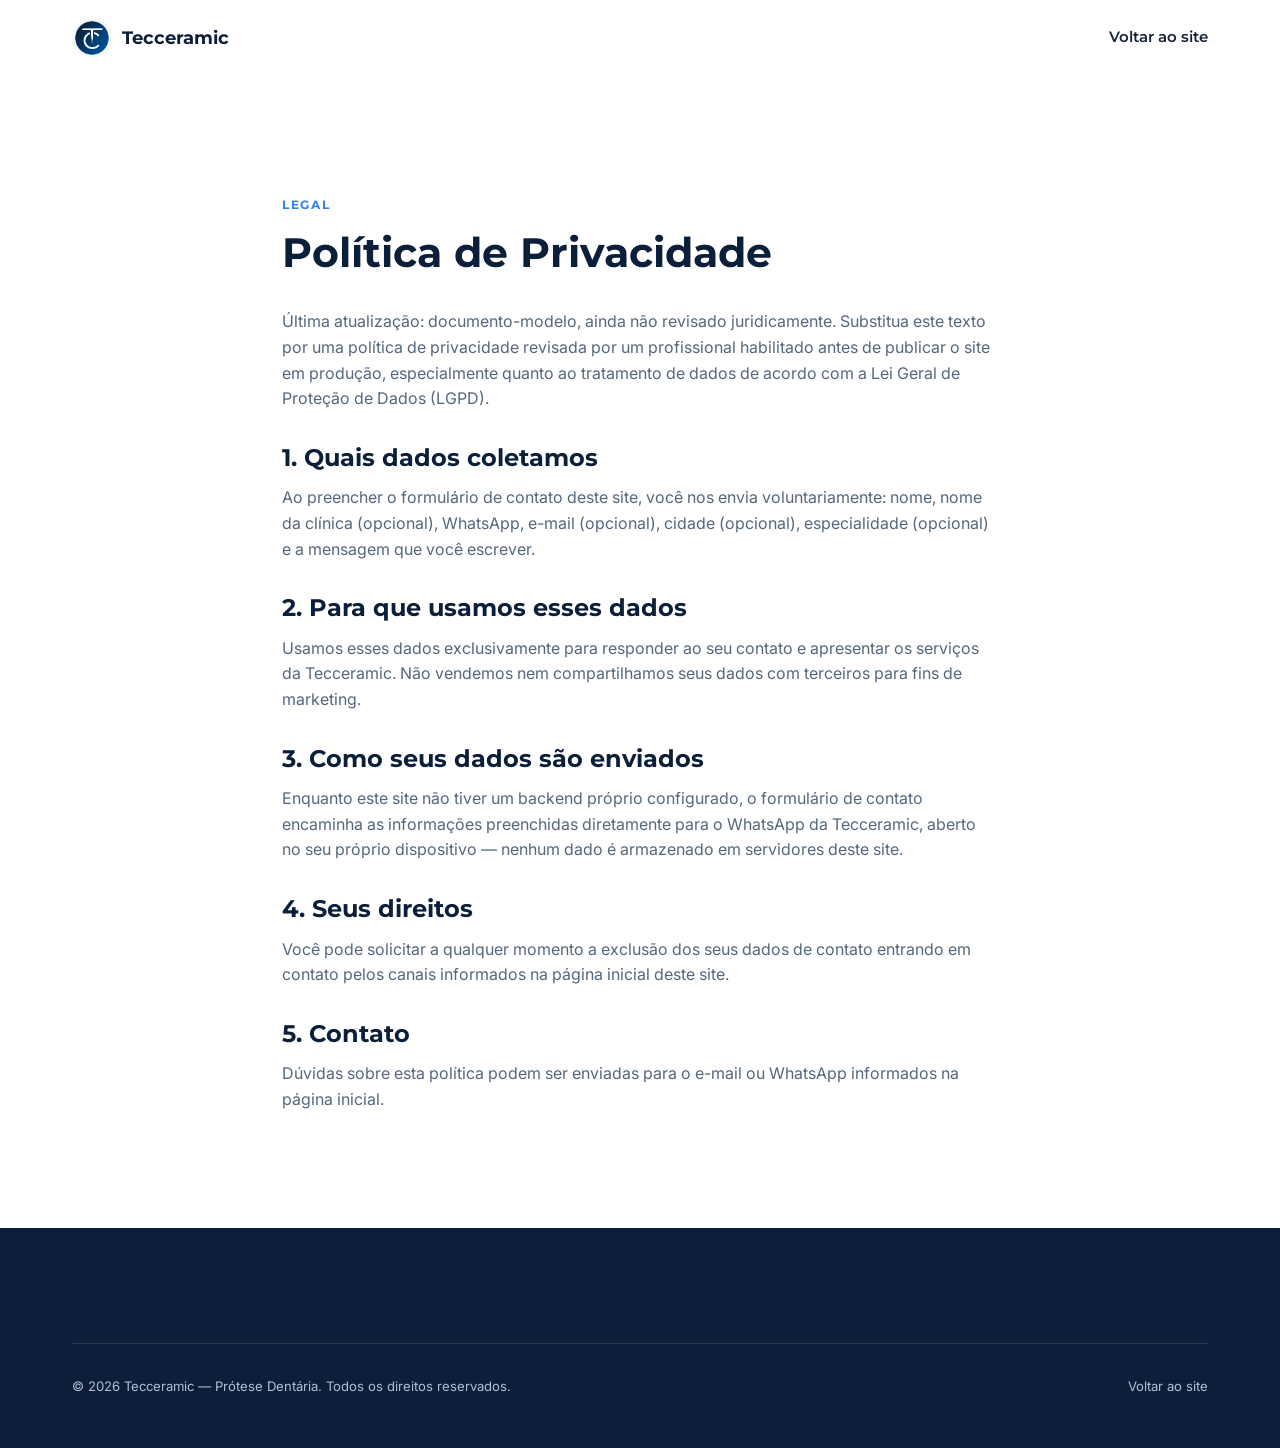
<file: privacy-policy.html>
<!doctype html>
<html lang="pt-BR">
<head>
  <meta charset="UTF-8" />
  <meta name="viewport" content="width=device-width, initial-scale=1.0" />
  <title>Política de Privacidade | Tecceramic</title>
  <meta name="description" content="Política de privacidade da Tecceramic — como tratamos os dados enviados pelo formulário de contato do site." />
  <meta name="robots" content="index, follow" />
  <link rel="canonical" href="https://www.tecceramic.com.br/privacy-policy.html" />
  <meta name="theme-color" content="#0B1F3A" />

  <link rel="icon" type="image/svg+xml" href="favicon/favicon.svg" />
  <link rel="alternate icon" type="image/jpeg" href="favicon/favicon-fallback.jpg" />

  <link rel="preconnect" href="https://fonts.googleapis.com" />
  <link rel="preconnect" href="https://fonts.gstatic.com" crossorigin />
  <link
    href="https://fonts.googleapis.com/css2?family=Inter:wght@400;500;600;700&family=Montserrat:wght@600;700;800&display=swap"
    rel="stylesheet"
  />
  <link rel="stylesheet" href="css/style.css" />
</head>
<body>
  <a class="skip-link" href="#conteudo-principal">Pular para o conteúdo principal</a>

  <header class="site-header">
    <div class="container">
      <a class="brand" href="index.html" aria-label="Tecceramic — página inicial">
        <img src="images/logo/logo-tecceramic.jpg" alt="Logotipo Tecceramic" width="40" height="40" />
        <span>Tecceramic</span>
      </a>
      <nav class="nav" aria-label="Navegação">
        <ul class="nav__list">
          <li><a class="nav__link" href="index.html">Voltar ao site</a></li>
        </ul>
      </nav>
    </div>
  </header>

  <main id="conteudo-principal">
    <section class="section">
      <div class="container" style="max-width: 780px;">
        <span class="eyebrow">Legal</span>
        <h1 class="section-title" style="text-align:left; margin-bottom: var(--space-md);">Política de Privacidade</h1>

        <p style="margin-bottom: var(--space-md); color: var(--color-text-muted);">
          Última atualização: documento-modelo, ainda não revisado juridicamente. Substitua este
          texto por uma política de privacidade revisada por um profissional habilitado antes de
          publicar o site em produção, especialmente quanto ao tratamento de dados de acordo com a
          Lei Geral de Proteção de Dados (LGPD).
        </p>

        <h2 style="margin-bottom: var(--space-xs);">1. Quais dados coletamos</h2>
        <p style="margin-bottom: var(--space-md); color: var(--color-text-muted);">
          Ao preencher o formulário de contato deste site, você nos envia voluntariamente: nome,
          nome da clínica (opcional), WhatsApp, e-mail (opcional), cidade (opcional), especialidade
          (opcional) e a mensagem que você escrever.
        </p>

        <h2 style="margin-bottom: var(--space-xs);">2. Para que usamos esses dados</h2>
        <p style="margin-bottom: var(--space-md); color: var(--color-text-muted);">
          Usamos esses dados exclusivamente para responder ao seu contato e apresentar os serviços
          da Tecceramic. Não vendemos nem compartilhamos seus dados com terceiros para fins de
          marketing.
        </p>

        <h2 style="margin-bottom: var(--space-xs);">3. Como seus dados são enviados</h2>
        <p style="margin-bottom: var(--space-md); color: var(--color-text-muted);">
          Enquanto este site não tiver um backend próprio configurado, o formulário de contato
          encaminha as informações preenchidas diretamente para o WhatsApp da Tecceramic, aberto
          no seu próprio dispositivo — nenhum dado é armazenado em servidores deste site.
        </p>

        <h2 style="margin-bottom: var(--space-xs);">4. Seus direitos</h2>
        <p style="margin-bottom: var(--space-md); color: var(--color-text-muted);">
          Você pode solicitar a qualquer momento a exclusão dos seus dados de contato entrando em
          contato pelos canais informados na página inicial deste site.
        </p>

        <h2 style="margin-bottom: var(--space-xs);">5. Contato</h2>
        <p style="color: var(--color-text-muted);">
          Dúvidas sobre esta política podem ser enviadas para o e-mail ou WhatsApp informados na
          página inicial.
        </p>
      </div>
    </section>
  </main>

  <footer class="site-footer">
    <div class="container">
      <div class="footer__bottom">
        <span>&copy; <span class="js-current-year"></span> Tecceramic — Prótese Dentária. Todos os direitos reservados.</span>
        <div class="footer__legal">
          <a href="index.html">Voltar ao site</a>
        </div>
      </div>
    </div>
  </footer>

  <script src="js/config.js" defer></script>
  <script>
    document.addEventListener("DOMContentLoaded", function () {
      var yearEl = document.querySelector(".js-current-year");
      if (yearEl) yearEl.textContent = String(new Date().getFullYear());
    });
  </script>
</body>
</html>
</file>
<file: css/style.css>
/* =========================================================================
   TECCERAMIC — LANDING PAGE
   Folha de estilos única (HTML5 + CSS3 + JS Vanilla, sem frameworks).
   Organizada por blocos comentados para facilitar manutenção futura.
   Sumário:
     1. Variáveis (identidade visual)
     2. Reset e base
     3. Utilitários (container, botões, títulos de seção, animações)
     4. Header / Navegação
     5. Hero
     6. Faixa de confiança
     7. Diferenciais ("Por que escolher")
     8. Portfólio
     9. Serviços
     10. Processo de trabalho
     11. Depoimentos
     12. CTA de conversão
     13. Formulário de contato
     14. Localização / Mapa
     15. Footer
     16. Botão flutuante do WhatsApp / Voltar ao topo
     17. Media queries principais já embutidas em cada bloco (mobile-first)
     18. Acessibilidade (prefers-reduced-motion, focus-visible)
   ========================================================================= */

/* -------------------------------------------------------------------------
   1. VARIÁVEIS — baseadas no manual de marca da Tecceramic
   ------------------------------------------------------------------------- */
:root {
  /* Cores oficiais da marca */
  --color-primary: #0B1F3A;      /* azul-marinho principal */
  --color-secondary: #1E3A5F;    /* azul secundário */
  --color-accent: #2F80ED;       /* azul de destaque (CTAs, links) */
  --color-bg-light: #F2F4F7;     /* cinza claro (fundo de seções alternadas) */
  --color-white: #FFFFFF;

  /* Cores funcionais (fora do manual, apenas para estados de UI) */
  --color-success: #1E9E5A;
  --color-error: #D64545;
  --color-whatsapp: #25D366;
  --color-whatsapp-dark: #1DA851;

  /* Texto */
  --color-text: #16233A;
  --color-text-muted: #55677C;
  --color-text-on-dark: #F5F7FA;
  --color-text-on-dark-muted: #AFC0D6;
  --color-border: #E1E6ED;

  /* Tipografia */
  --font-heading: "Montserrat", "Segoe UI", Arial, sans-serif;
  --font-body: "Inter", "Segoe UI", Arial, sans-serif;

  /* Espaçamento */
  --space-2xs: 0.4rem;
  --space-xs: 0.8rem;
  --space-sm: 1.2rem;
  --space-md: 2rem;
  --space-lg: 3.2rem;
  --space-xl: 5rem;
  --space-2xl: 7.2rem;

  /* Layout */
  --container-width: 1200px;
  --radius-sm: 8px;
  --radius-md: 14px;
  --radius-lg: 24px;
  --header-height: 76px;

  /* Sombras */
  --shadow-sm: 0 2px 8px rgba(11, 31, 58, 0.08);
  --shadow-md: 0 8px 24px rgba(11, 31, 58, 0.12);
  --shadow-lg: 0 20px 48px rgba(11, 31, 58, 0.18);
  /* Variante neutra (preto, não azul-marinho) para elementos que já
     ficam sobre um fundo escuro — uma sombra colorida some quase toda
     nesse contexto e lê como "brilho", em vez de profundidade real. */
  --shadow-lg-on-dark: 0 20px 48px rgba(0, 0, 0, 0.4);

  /* Transições */
  --ease-out: cubic-bezier(0.16, 1, 0.3, 1);
  --transition-fast: 0.18s var(--ease-out);
  --transition-base: 0.3s var(--ease-out);
}

/* -------------------------------------------------------------------------
   2. RESET E BASE
   ------------------------------------------------------------------------- */
*,
*::before,
*::after {
  box-sizing: border-box;
}

* {
  margin: 0;
  padding: 0;
}

html {
  scroll-behavior: smooth;
  -webkit-text-size-adjust: 100%;
}

/* Evita que o header fixo cubra o topo das seções ao navegar por âncora */
main section[id],
.hero[id] {
  scroll-margin-top: var(--header-height);
}

html {
  /* O menu mobile (.nav) fica fora da tela via transform: translateX(100%)
     quando fechado; elementos transformados continuam contando para a
     largura rolável do documento mesmo posicionados fora da viewport,
     então escondemos o overflow horizontal no elemento raiz para evitar
     uma barra de rolagem lateral fantasma. */
  overflow-x: hidden;
}

body {
  font-family: var(--font-body);
  color: var(--color-text);
  background-color: var(--color-white);
  line-height: 1.6;
  font-size: 16px;
  overflow-x: hidden;
  /* .site-header é position:fixed (fora do fluxo do documento), então o
     corpo precisa desse espaço reservado no topo para o conteúdo não
     começar escondido atrás dele. */
  padding-top: var(--header-height);
}

img,
video {
  max-width: 100%;
  display: block;
}

a {
  color: inherit;
  text-decoration: none;
}

ul,
ol {
  list-style: none;
}

button,
input,
textarea,
select {
  font: inherit;
  color: inherit;
}

button {
  cursor: pointer;
  border: none;
  background: none;
}

h1,
h2,
h3,
h4 {
  font-family: var(--font-heading);
  color: var(--color-primary);
  line-height: 1.2;
  font-weight: 700;
}

/* Foco visível para navegação por teclado (acessibilidade) */
a:focus-visible,
button:focus-visible,
input:focus-visible,
textarea:focus-visible,
select:focus-visible {
  outline: 3px solid var(--color-accent);
  outline-offset: 3px;
  border-radius: 4px;
}

/* Pula-conteúdo (skip link) para leitores de tela / teclado */
.skip-link {
  position: absolute;
  left: -9999px;
  top: 0;
  z-index: 1000;
  background: var(--color-primary);
  color: var(--color-white);
  padding: var(--space-sm) var(--space-md);
  border-radius: 0 0 var(--radius-sm) 0;
}

.skip-link:focus {
  left: 0;
}

/* -------------------------------------------------------------------------
   3. UTILITÁRIOS
   ------------------------------------------------------------------------- */
.container {
  width: 100%;
  max-width: var(--container-width);
  margin-inline: auto;
  padding-inline: var(--space-md);
}

.section {
  padding-top: var(--space-2xl);
  padding-bottom: var(--space-2xl);
}

.section--alt {
  background-color: var(--color-bg-light);
}

.section-header {
  max-width: 680px;
  margin-inline: auto;
  text-align: center;
  margin-bottom: var(--space-lg);
}

.eyebrow {
  display: inline-block;
  font-family: var(--font-heading);
  font-size: 0.78rem;
  font-weight: 700;
  letter-spacing: 0.14em;
  text-transform: uppercase;
  color: var(--color-accent);
  margin-bottom: var(--space-xs);
}

.section-title {
  font-size: clamp(1.7rem, 1.3rem + 1.6vw, 2.6rem);
  margin-bottom: var(--space-sm);
}

.section-subtitle {
  color: var(--color-text-muted);
  font-size: clamp(1rem, 0.95rem + 0.2vw, 1.125rem);
}

/* Botões */
.btn {
  display: inline-flex;
  align-items: center;
  justify-content: center;
  gap: var(--space-2xs);
  font-family: var(--font-heading);
  font-weight: 600;
  font-size: 0.98rem;
  padding: 0.95rem 1.8rem;
  border-radius: var(--radius-sm);
  transition: transform var(--transition-fast), box-shadow var(--transition-fast),
    background-color var(--transition-fast), color var(--transition-fast);
  /* Sem white-space:nowrap de propósito: em telas muito estreitas, um
     texto de botão longo (ex.: "Falar com a Tecceramic") não pode ser
     impedido de quebrar linha, senão o botão força overflow horizontal
     na página inteira. max-width garante que nunca ultrapasse o pai. */
  max-width: 100%;
}

.btn svg {
  width: 1.15em;
  height: 1.15em;
  flex-shrink: 0;
}

.btn:hover {
  transform: translateY(-2px);
}

.btn:active {
  transform: translateY(0) scale(0.98);
}

.btn--whatsapp {
  background-color: var(--color-whatsapp);
  /* Texto marinho, não branco: branco sobre o verde oficial do WhatsApp
     fica em ~2:1 de contraste (abaixo do mínimo de 4.5:1 da WCAG AA);
     a cor escura do texto resolve isso sem abandonar o verde da marca. */
  color: var(--color-primary);
  box-shadow: var(--shadow-sm);
}

.btn--whatsapp:hover {
  background-color: var(--color-whatsapp-dark);
  box-shadow: var(--shadow-md);
}

/* Estado exibido enquanto siteConfig.whatsappNumber não foi preenchido
   (ver js/config.js e js/script.js) — evita apontar para um número
   inventado enquanto a informação real não é fornecida. */
.js-whatsapp-link.is-disabled {
  opacity: 0.55;
  cursor: not-allowed;
}

.js-whatsapp-link.is-disabled:hover {
  transform: none;
  box-shadow: none;
}

.btn--outline {
  background-color: transparent;
  color: var(--color-white);
  border: 2px solid rgba(255, 255, 255, 0.55);
}

.btn--outline:hover {
  background-color: rgba(255, 255, 255, 0.12);
  border-color: var(--color-white);
}

.btn--primary {
  /* Tom mais escuro que --color-accent: o azul de destaque puro com texto
     branco fica em 3.9:1 (abaixo do mínimo de 4.5:1 da WCAG AA); este tom
     é o mesmo já usado no hover original, só que como cor de repouso. */
  background-color: #2367c4;
  color: var(--color-white);
  box-shadow: var(--shadow-sm);
}

.btn--primary:hover {
  background-color: #1c5aab;
  box-shadow: var(--shadow-md);
}

.btn--block {
  width: 100%;
}

.btn--lg {
  padding: 1.1rem 2.2rem;
  font-size: 1.05rem;
}

/* Animação de entrada ao rolar a página (respeitando reduced-motion) */
.reveal {
  opacity: 0;
  transform: translateY(26px) scale(0.98);
  transition: opacity 1s var(--ease-out), transform 1s var(--ease-out);
  will-change: opacity, transform;
}

.reveal.is-visible {
  opacity: 1;
  transform: translateY(0) scale(1);
}

/* Escalonamento sutil para grupos de cards/itens que revelam juntos
   (vários cruzam o threshold do IntersectionObserver no mesmo instante) —
   teto de 6 passos para não parecer mecânico em listas longas. */
.benefit-card.reveal:nth-child(2),
.service-card.reveal:nth-child(2),
.portfolio__item.reveal:nth-child(2),
.process__item.reveal:nth-child(2),
.testimonial-card.reveal:nth-child(2),
.trustbar__item.reveal:nth-child(2) {
  transition-delay: 0.09s;
}

.benefit-card.reveal:nth-child(3),
.service-card.reveal:nth-child(3),
.portfolio__item.reveal:nth-child(3),
.process__item.reveal:nth-child(3),
.testimonial-card.reveal:nth-child(3),
.trustbar__item.reveal:nth-child(3) {
  transition-delay: 0.18s;
}

.benefit-card.reveal:nth-child(4),
.service-card.reveal:nth-child(4),
.portfolio__item.reveal:nth-child(4),
.process__item.reveal:nth-child(4),
.trustbar__item.reveal:nth-child(4) {
  transition-delay: 0.27s;
}

.benefit-card.reveal:nth-child(5),
.service-card.reveal:nth-child(5),
.portfolio__item.reveal:nth-child(5),
.process__item.reveal:nth-child(5),
.trustbar__item.reveal:nth-child(5) {
  transition-delay: 0.36s;
}

.benefit-card.reveal:nth-child(n+6),
.service-card.reveal:nth-child(n+6),
.portfolio__item.reveal:nth-child(n+6),
.trustbar__item.reveal:nth-child(n+6) {
  transition-delay: 0.45s;
}

.visually-hidden {
  position: absolute;
  width: 1px;
  height: 1px;
  overflow: hidden;
  clip: rect(0 0 0 0);
  white-space: nowrap;
}

/* -------------------------------------------------------------------------
   4. HEADER / NAVEGAÇÃO
   ------------------------------------------------------------------------- */
.site-header {
  position: fixed;
  top: 0;
  left: 0;
  z-index: 500;
  width: 100%;
  height: var(--header-height);
  display: flex;
  align-items: center;
  /* Fundo opaco (em vez de translúcido + backdrop-filter) de propósito:
     backdrop-filter transforma o elemento no "containing block" de
     qualquer descendente com position:fixed — o que quebrava a altura
     do menu mobile (.nav), que precisa ser posicionado em relação à
     viewport inteira, não à caixa de 76px do header. */
  background-color: var(--color-white);
  border-bottom: 1px solid transparent;
  transition: box-shadow var(--transition-base), border-color var(--transition-base);
}

.site-header.is-scrolled {
  box-shadow: var(--shadow-sm);
  border-bottom-color: var(--color-border);
}

.site-header .container {
  display: flex;
  align-items: center;
  justify-content: space-between;
  gap: var(--space-md);
}

.brand {
  display: flex;
  align-items: center;
  gap: 0.6rem;
  font-family: var(--font-heading);
  font-weight: 700;
  font-size: 1.15rem;
  color: var(--color-primary);
}

.brand img {
  width: 40px;
  height: 40px;
  border-radius: 50%;
}

.nav {
  display: flex;
  align-items: center;
  gap: var(--space-lg);
}

/* Espaço extra garantido entre a logo e os links de navegação no desktop.
   Só acima do breakpoint mobile (ver @media max-width: 1200px abaixo):
   em telas menores .nav vira um painel fixo em tela cheia, onde
   margin-left não faz sentido. */
@media (min-width: 1201px) {
  .nav {
    margin-left: var(--space-xl);
  }
}

.nav__list {
  display: flex;
  gap: var(--space-md);
}

.nav__link {
  font-family: var(--font-heading);
  font-weight: 600;
  font-size: 0.92rem;
  color: var(--color-text);
  padding-block: var(--space-2xs);
  position: relative;
}

.nav__link::after {
  content: "";
  position: absolute;
  left: 0;
  bottom: -2px;
  width: 100%;
  height: 2px;
  background-color: var(--color-accent);
  transform: scaleX(0);
  transform-origin: left;
  transition: transform var(--transition-base);
}

.nav__link:hover::after,
.nav__link:focus-visible::after {
  transform: scaleX(1);
}

.header-cta {
  display: flex;
  align-items: center;
  gap: var(--space-md);
}

.nav-toggle {
  display: none;
  flex-direction: column;
  justify-content: center;
  gap: 5px;
  width: 44px;
  height: 44px;
  border-radius: var(--radius-sm);
}

.nav-toggle span {
  display: block;
  width: 24px;
  height: 2px;
  background-color: var(--color-primary);
  transition: transform var(--transition-base), opacity var(--transition-base);
}

.nav-toggle[aria-expanded="true"] span:nth-child(1) {
  transform: translateY(7px) rotate(45deg);
}

.nav-toggle[aria-expanded="true"] span:nth-child(2) {
  opacity: 0;
}

.nav-toggle[aria-expanded="true"] span:nth-child(3) {
  transform: translateY(-7px) rotate(-45deg);
}

@media (max-width: 1200px) {
  .nav {
    position: fixed;
    inset: var(--header-height) 0 0 0;
    background-color: var(--color-white);
    flex-direction: column;
    align-items: stretch;
    padding: var(--space-lg) var(--space-md);
    gap: var(--space-lg);
    transform: translateX(100%);
    transition: transform var(--transition-base);
    overflow-y: auto;
  }

  .nav.is-open {
    transform: translateX(0);
  }

  .nav__list {
    flex-direction: column;
    gap: var(--space-md);
    text-align: center;
  }

  .nav__link {
    font-size: 1.15rem;
    display: block;
  }

  .header-cta {
    flex-direction: column;
    width: 100%;
  }

  .header-cta .btn {
    width: 100%;
  }

  .nav-toggle {
    display: flex;
  }
}

/* -------------------------------------------------------------------------
   5. HERO
   ------------------------------------------------------------------------- */
.hero {
  position: relative;
  background: linear-gradient(135deg, var(--color-primary) 0%, var(--color-secondary) 100%);
  color: var(--color-text-on-dark);
  /* Escala com a altura da viewport (svh) em vez de um valor fixo: em
     telas baixas (celular), o padding encolhe para a hero inteira caber
     antes do scroll; em telas altas, respeita o teto do espaçamento
     original do design. */
  padding-block: clamp(1.25rem, 4svh, var(--space-2xl));
  min-height: calc(100svh - var(--header-height));
  display: flex;
  align-items: center;
  overflow: hidden;
}

.hero::before {
  content: "";
  position: absolute;
  inset: 0;
  background-image: radial-gradient(circle at 15% 20%, rgba(47, 128, 237, 0.25), transparent 45%),
    radial-gradient(circle at 85% 85%, rgba(47, 128, 237, 0.18), transparent 40%);
  pointer-events: none;
}

.hero .container {
  position: relative;
  display: grid;
  grid-template-columns: 1fr;
  gap: clamp(0.85rem, 2.5svh, var(--space-xl));
  align-items: center;
}

.hero__content {
  max-width: 620px;
}

.hero__badge {
  display: inline-flex;
  align-items: center;
  gap: 0.5rem;
  background-color: rgba(255, 255, 255, 0.1);
  border: 1px solid rgba(255, 255, 255, 0.2);
  color: var(--color-text-on-dark);
  font-size: 0.8rem;
  font-weight: 600;
  padding: 0.45rem 0.9rem;
  border-radius: 999px;
  margin-bottom: clamp(0.6rem, 2svh, var(--space-md));
}

.hero__badge svg {
  width: 1rem;
  height: 1rem;
  color: var(--color-accent);
}

.hero h1 {
  color: var(--color-white);
  font-size: clamp(2.1rem, 1.6rem + 2.4vw, 3.4rem);
  margin-bottom: clamp(0.5rem, 1.5svh, var(--space-sm));
}

.hero h1 span {
  color: #7fb1f5;
}

.hero__subtitle {
  font-size: clamp(1rem, 0.95rem + 0.3vw, 1.2rem);
  color: var(--color-text-on-dark-muted);
  margin-bottom: clamp(0.75rem, 2.5svh, var(--space-lg));
  max-width: 54ch;
}

.hero__actions {
  display: flex;
  flex-wrap: wrap;
  gap: var(--space-sm);
  margin-bottom: clamp(0.75rem, 2.5svh, var(--space-lg));
}

.hero__meta {
  display: none;
  flex-wrap: wrap;
  gap: var(--space-md);
}

@media (min-width: 640px) {
  .hero__meta {
    display: flex;
  }
}

.hero__meta-item {
  display: flex;
  align-items: center;
  gap: 0.5rem;
  font-size: 0.88rem;
  color: var(--color-text-on-dark-muted);
}

.hero__meta-item svg {
  width: 1.1rem;
  height: 1.1rem;
  color: var(--color-accent);
  flex-shrink: 0;
}

.hero__media {
  position: relative;
}

.hero__media-frame {
  position: relative;
  border-radius: var(--radius-lg);
  overflow: hidden;
  box-shadow: var(--shadow-lg-on-dark);
  border: 1px solid rgba(255, 255, 255, 0.15);
}

.hero__media-frame img {
  width: 100%;
  height: 100%;
  object-fit: cover;
  /* Proporção mais baixa (menos vertical) enquanto a imagem fica empilhada
     sob o texto (abaixo de 960px): soma-se ao bloco de texto acima dela e
     precisa caber inteira na tela antes do usuário rolar a página. */
  aspect-ratio: 16 / 9;
}

.hero__media-caption {
  /* Em telas estreitas (mobile/tablet) a imagem fica mais baixa (16/9) e
     essa legenda sobreposta acaba cobrindo boa parte dela — por isso só
     aparece a partir do breakpoint em que a hero vira lado a lado
     (ver @media min-width: 960px abaixo). */
  display: none;
  position: absolute;
  left: var(--space-md);
  right: var(--space-md);
  bottom: var(--space-md);
  background-color: rgba(11, 31, 58, 0.72);
  backdrop-filter: blur(6px);
  color: var(--color-white);
  padding: var(--space-sm) var(--space-md);
  border-radius: var(--radius-sm);
  font-size: 0.85rem;
  align-items: center;
  gap: 0.6rem;
}

.hero__media-caption svg {
  width: 1.1rem;
  height: 1.1rem;
  color: var(--color-accent);
  flex-shrink: 0;
}

@media (min-width: 960px) {
  .hero .container {
    grid-template-columns: 1.05fr 0.95fr;
  }

  .hero__media-frame img {
    aspect-ratio: 4 / 5;
  }

  .hero__media-caption {
    display: flex;
  }
}

/* Notebooks com janela baixa (ex.: 1280×720, 1366×768): mesmo lado a lado,
   a coluna da imagem em retrato (4/5) já é mais alta que a tela some com
   o cabeçalho fixo. Aqui ela fica mais quadrada e o selo de confiança
   secundário (já repetido na faixa de confiança logo abaixo) some, só
   nessa faixa — em monitores mais altos nada disso muda. */
@media (min-width: 960px) and (max-height: 820px) {
  .hero {
    padding-block: clamp(1rem, 3svh, 2rem);
  }

  .hero__meta {
    display: none;
  }

  .hero__media-frame img {
    aspect-ratio: 1 / 1;
  }
}

/* Celulares (layout empilhado): o título grande + parágrafo + 2 botões +
   imagem somados facilmente passam de uma tela inteira, então aqui a
   hero recebe uma escala própria, mais compacta, para caber por completo
   antes do usuário precisar rolar — medido e ajustado com o conteúdo
   real (não só estimado), nos tamanhos de tela mais comuns. */
@media (max-width: 639px) {
  .hero {
    padding-block: clamp(1rem, 3.5svh, 2rem);
  }

  .hero .container {
    gap: clamp(0.75rem, 2svh, 1.25rem);
  }

  .hero__badge {
    margin-bottom: clamp(0.4rem, 1.2svh, 0.8rem);
  }

  .hero h1 {
    font-size: clamp(1.65rem, 1.2rem + 2.2vw, 2.3rem);
    margin-bottom: 0.4rem;
  }

  .hero__subtitle {
    margin-bottom: clamp(0.5rem, 1.5svh, 1rem);
  }

  .hero__actions {
    margin-bottom: clamp(0.5rem, 1.5svh, 1rem);
  }

  .hero__actions .btn {
    padding: 0.8rem 1.5rem;
    font-size: 0.92rem;
  }
}

/* Celulares também baixos (paisagem, ou aparelhos mais antigos/compactos):
   um último aperto pontual além do tier acima. */
@media (max-width: 639px) and (max-height: 700px) {
  .hero {
    padding-block: 0.5rem;
  }

  .hero .container {
    gap: 0.5rem;
  }

  .hero__badge {
    display: none;
  }

  .hero__subtitle {
    margin-bottom: 0.4rem;
  }

  .hero__actions {
    margin-bottom: 0.4rem;
  }

  .hero__actions .btn {
    padding: 0.65rem 1.4rem;
  }

  .hero__media-frame img {
    aspect-ratio: 2 / 1;
  }
}

/* Momento de autoria: sequência de entrada da hero ao carregar a página.
   Puramente em CSS (sem depender de JS) para nunca deixar o conteúdo
   escondido caso um script falhe — e para não competir com o scroll
   reveal, que serve às seções abaixo da dobra. */
@keyframes hero-in {
  from {
    opacity: 0;
    transform: translateY(18px);
  }
  to {
    opacity: 1;
    transform: translateY(0);
  }
}

@keyframes hero-media-in {
  from {
    opacity: 0;
    transform: translateY(24px) scale(0.96);
  }
  to {
    opacity: 1;
    transform: translateY(0) scale(1);
  }
}

.hero__badge,
.hero h1,
.hero__subtitle,
.hero__actions,
.hero__meta {
  animation: hero-in 0.9s var(--ease-out) both;
}

.hero__badge {
  animation-delay: 0.07s;
}

.hero h1 {
  animation-delay: 0.2s;
}

.hero__subtitle {
  animation-delay: 0.36s;
}

.hero__actions {
  animation-delay: 0.52s;
}

.hero__meta {
  animation-delay: 0.65s;
}

.hero__media {
  animation: hero-media-in 1.2s var(--ease-out) both;
  animation-delay: 0.33s;
}

/* -------------------------------------------------------------------------
   6. FAIXA DE CONFIANÇA
   ------------------------------------------------------------------------- */
.trustbar {
  background-color: var(--color-white);
  border-bottom: 1px solid var(--color-border);
  padding-top: var(--space-lg);
  padding-bottom: var(--space-lg);
}

.trustbar__grid {
  display: grid;
  grid-template-columns: repeat(2, 1fr);
  gap: var(--space-lg) var(--space-md);
  text-align: center;
}

.trustbar__grid > * {
  min-width: 0;
}

.trustbar__item {
  display: flex;
  flex-direction: column;
  align-items: center;
  gap: 0.5rem;
}

.trustbar__item svg {
  width: 2rem;
  height: 2rem;
  color: var(--color-accent);
}

.trustbar__item strong {
  font-family: var(--font-heading);
  color: var(--color-primary);
  font-size: 0.98rem;
}

.trustbar__item span {
  font-size: 0.82rem;
  color: var(--color-text-muted);
}

@media (min-width: 640px) {
  .trustbar__grid {
    grid-template-columns: repeat(3, 1fr);
  }
}

@media (min-width: 960px) {
  .trustbar__grid {
    grid-template-columns: repeat(6, 1fr);
  }
}

/* -------------------------------------------------------------------------
   7. DIFERENCIAIS
   ------------------------------------------------------------------------- */
.benefits__grid {
  display: grid;
  grid-template-columns: 1fr;
  gap: var(--space-md);
}

.benefits__grid > * {
  min-width: 0;
}

.benefit-card {
  background-color: var(--color-white);
  border: 1px solid var(--color-border);
  border-radius: var(--radius-md);
  padding: var(--space-lg) var(--space-md);
  transition: transform var(--transition-base), box-shadow var(--transition-base), border-color var(--transition-base);
}

.benefit-card:hover {
  transform: translateY(-6px);
  box-shadow: var(--shadow-md);
  border-color: transparent;
}

.benefit-card__icon {
  width: 3.2rem;
  height: 3.2rem;
  border-radius: var(--radius-sm);
  background-color: rgba(47, 128, 237, 0.1);
  color: var(--color-accent);
  display: flex;
  align-items: center;
  justify-content: center;
  margin-bottom: var(--space-md);
}

.benefit-card__icon svg {
  width: 1.7rem;
  height: 1.7rem;
}

.benefit-card h3 {
  font-size: 1.15rem;
  margin-bottom: var(--space-2xs);
}

.benefit-card p {
  color: var(--color-text-muted);
  font-size: 0.95rem;
}

@media (min-width: 640px) {
  .benefits__grid {
    grid-template-columns: repeat(2, 1fr);
  }
}

@media (min-width: 960px) {
  .benefits__grid {
    grid-template-columns: repeat(3, 1fr);
  }
}

/* -------------------------------------------------------------------------
   8. PORTFÓLIO
   ------------------------------------------------------------------------- */
.portfolio__filters {
  display: flex;
  flex-wrap: wrap;
  justify-content: center;
  gap: var(--space-xs);
  margin-bottom: var(--space-lg);
}

.filter-btn {
  font-family: var(--font-heading);
  font-weight: 600;
  font-size: 0.85rem;
  padding: 0.6rem 1.2rem;
  border-radius: 999px;
  border: 1px solid var(--color-border);
  background-color: var(--color-white);
  color: var(--color-text);
  transition: background-color var(--transition-fast), color var(--transition-fast), border-color var(--transition-fast);
}

.filter-btn:hover {
  border-color: var(--color-accent);
}

.filter-btn.is-active {
  background-color: var(--color-primary);
  border-color: var(--color-primary);
  color: var(--color-white);
}

.portfolio__grid {
  column-count: 1;
  column-gap: var(--space-md);
}

.portfolio__item {
  break-inside: avoid;
  margin-bottom: var(--space-md);
  position: relative;
  border-radius: var(--radius-md);
  overflow: hidden;
  box-shadow: var(--shadow-sm);
  background-color: var(--color-bg-light);
  transition: transform var(--transition-base), box-shadow var(--transition-base);
}

.portfolio__item.is-hidden {
  display: none;
}

.portfolio__trigger {
  display: block;
  position: relative;
  width: 100%;
}

.portfolio__trigger img {
  width: 100%;
  height: auto;
  display: block;
  transition: transform 0.5s ease;
}

.portfolio__item:hover {
  box-shadow: var(--shadow-md);
}

.portfolio__item:hover .portfolio__trigger img {
  transform: scale(1.04);
}

.portfolio__overlay {
  position: absolute;
  inset: 0;
  background: linear-gradient(to top, rgba(11, 31, 58, 0.82) 0%, rgba(11, 31, 58, 0) 55%);
  display: flex;
  flex-direction: column;
  justify-content: flex-end;
  padding: var(--space-md);
  opacity: 0;
  transition: opacity var(--transition-base);
}

.portfolio__item:hover .portfolio__overlay,
.portfolio__item:focus-within .portfolio__overlay {
  opacity: 1;
}

.portfolio__category {
  font-family: var(--font-heading);
  font-size: 0.7rem;
  font-weight: 700;
  letter-spacing: 0.08em;
  text-transform: uppercase;
  color: #7fb1f5;
  margin-bottom: 0.3rem;
}

.portfolio__caption {
  color: var(--color-white);
  font-size: 0.92rem;
  font-weight: 600;
}

.portfolio__zoom-icon {
  position: absolute;
  top: var(--space-sm);
  right: var(--space-sm);
  width: 2.1rem;
  height: 2.1rem;
  border-radius: 50%;
  background-color: rgba(255, 255, 255, 0.9);
  color: var(--color-primary);
  display: flex;
  align-items: center;
  justify-content: center;
  opacity: 0;
  transform: scale(0.8);
  transition: opacity var(--transition-base), transform var(--transition-base);
}

.portfolio__item:hover .portfolio__zoom-icon {
  opacity: 1;
  transform: scale(1);
}

.portfolio__zoom-icon svg {
  width: 1.1rem;
  height: 1.1rem;
}

.portfolio__note {
  text-align: center;
  color: var(--color-text-muted);
  font-size: 0.92rem;
  margin-top: var(--space-lg);
  max-width: 640px;
  margin-inline: auto;
}

@media (min-width: 640px) {
  .portfolio__grid {
    column-count: 2;
  }
}

@media (min-width: 960px) {
  .portfolio__grid {
    column-count: 3;
  }
}

/* Lightbox */
.lightbox {
  position: fixed;
  inset: 0;
  z-index: 1000;
  display: none;
  align-items: center;
  justify-content: center;
  background-color: rgba(6, 15, 28, 0.92);
  padding: var(--space-md);
}

.lightbox.is-open {
  display: flex;
}

.lightbox__figure {
  position: relative;
  max-width: min(90vw, 900px);
  max-height: 88vh;
}

.lightbox__figure img {
  max-width: 100%;
  max-height: 78vh;
  width: auto;
  border-radius: var(--radius-sm);
  box-shadow: var(--shadow-lg-on-dark);
  margin-inline: auto;
}

.lightbox__caption {
  color: var(--color-white);
  text-align: center;
  margin-top: var(--space-sm);
  font-size: 0.92rem;
}

.lightbox__close,
.lightbox__prev,
.lightbox__next {
  position: absolute;
  width: 44px;
  height: 44px;
  border-radius: 50%;
  background-color: rgba(255, 255, 255, 0.12);
  color: var(--color-white);
  display: flex;
  align-items: center;
  justify-content: center;
  transition: background-color var(--transition-fast);
}

.lightbox__close:hover,
.lightbox__prev:hover,
.lightbox__next:hover {
  background-color: rgba(255, 255, 255, 0.25);
}

.lightbox__close {
  top: -56px;
  right: 0;
}

.lightbox__prev {
  left: -56px;
  top: 50%;
  transform: translateY(-50%);
}

.lightbox__next {
  right: -56px;
  top: 50%;
  transform: translateY(-50%);
}

.lightbox__close svg,
.lightbox__prev svg,
.lightbox__next svg {
  width: 1.3rem;
  height: 1.3rem;
}

/* Os botões prev/next do lightbox "desktop" ficam a 56px para fora da
   imagem (ver .lightbox__prev/.lightbox__next acima). Isso só cabe sem
   vazar da tela quando a imagem (max-width: min(90vw, 900px)) deixa
   margem suficiente nas laterais — o que só acontece a partir de ~1120px
   de largura. Por segurança, usamos o padrão "botões embaixo" (mobile)
   em qualquer tela abaixo de 1200px, não só em celulares. */
@media (max-width: 1200px) {
  .lightbox__prev,
  .lightbox__next {
    top: auto;
    bottom: -60px;
    transform: none;
  }

  .lightbox__prev {
    left: 30%;
  }

  .lightbox__next {
    right: 30%;
  }

  .lightbox__close {
    top: -52px;
    right: 0;
  }
}

/* -------------------------------------------------------------------------
   9. SERVIÇOS
   ------------------------------------------------------------------------- */
.services__grid {
  display: grid;
  grid-template-columns: 1fr;
  gap: var(--space-md);
}

.services__grid > * {
  min-width: 0;
}

.service-card {
  display: flex;
  flex-direction: column;
  background-color: var(--color-white);
  border: 1px solid var(--color-border);
  border-radius: var(--radius-md);
  overflow: hidden;
  transition: box-shadow var(--transition-base), transform var(--transition-base);
}

.service-card:hover {
  box-shadow: var(--shadow-md);
  transform: translateY(-4px);
}

.service-card__media {
  aspect-ratio: 16 / 10;
  overflow: hidden;
}

.service-card__media img {
  width: 100%;
  height: 100%;
  object-fit: cover;
}

.service-card__body {
  padding: var(--space-md);
  display: flex;
  flex-direction: column;
  flex: 1;
}

.service-card h3 {
  font-size: 1.1rem;
  margin-bottom: var(--space-2xs);
}

.service-card p {
  color: var(--color-text-muted);
  font-size: 0.92rem;
  margin-bottom: var(--space-md);
  flex: 1;
}

.service-card__link {
  font-family: var(--font-heading);
  font-weight: 600;
  font-size: 0.88rem;
  color: var(--color-accent);
  display: inline-flex;
  align-items: center;
  gap: 0.4rem;
}

.service-card__link svg {
  width: 1rem;
  height: 1rem;
  transition: transform var(--transition-fast);
}

.service-card__link:hover svg {
  transform: translateX(3px);
}

@media (min-width: 640px) {
  .services__grid {
    grid-template-columns: repeat(2, 1fr);
  }
}

@media (min-width: 960px) {
  .services__grid {
    grid-template-columns: repeat(3, 1fr);
  }
}

/* -------------------------------------------------------------------------
   10. PROCESSO DE TRABALHO
   ------------------------------------------------------------------------- */
.process__list {
  display: grid;
  grid-template-columns: 1fr;
  gap: var(--space-lg);
  counter-reset: process;
  position: relative;
}

.process__item {
  position: relative;
  padding-left: 4.2rem;
  min-width: 0;
}

.process__number {
  position: absolute;
  left: 0;
  top: 0;
  width: 3.2rem;
  height: 3.2rem;
  border-radius: 50%;
  background-color: var(--color-primary);
  color: var(--color-white);
  font-family: var(--font-heading);
  font-weight: 700;
  font-size: 1.05rem;
  display: flex;
  align-items: center;
  justify-content: center;
}

/* Luz azul que acompanha cada passo ao surgir na rolagem — pulso único,
   sincronizado com o delay de entrada do próprio .process__item (ver
   escalonamento de .reveal mais acima). */
@keyframes process-glow {
  0% {
    box-shadow: 0 0 0 0 rgba(47, 128, 237, 0.6), 0 0 0 0 rgba(47, 128, 237, 0);
  }
  45% {
    box-shadow: 0 0 0 6px rgba(47, 128, 237, 0.16), 0 0 26px 10px rgba(47, 128, 237, 0.55);
  }
  100% {
    box-shadow: 0 0 0 14px rgba(47, 128, 237, 0), 0 0 0 0 rgba(47, 128, 237, 0);
  }
}

.process__item.reveal.is-visible .process__number {
  animation: process-glow 1.4s var(--ease-out) both;
}

.process__item.reveal.is-visible:nth-child(2) .process__number {
  animation-delay: 0.09s;
}

.process__item.reveal.is-visible:nth-child(3) .process__number {
  animation-delay: 0.18s;
}

.process__item.reveal.is-visible:nth-child(4) .process__number {
  animation-delay: 0.27s;
}

.process__item.reveal.is-visible:nth-child(5) .process__number {
  animation-delay: 0.36s;
}

.process__item h3 {
  font-size: 1.1rem;
  margin-bottom: 0.3rem;
}

.process__item p {
  color: var(--color-text-muted);
  font-size: 0.92rem;
}

@media (min-width: 860px) {
  .process__list {
    grid-template-columns: repeat(5, 1fr);
    gap: var(--space-sm);
  }

  .process__list::before {
    content: "";
    position: absolute;
    top: 1.6rem;
    left: 8%;
    right: 8%;
    height: 2px;
    background-color: var(--color-border);
    z-index: 0;
  }

  .process__item {
    padding-left: 0;
    text-align: center;
  }

  .process__number {
    position: static;
    margin-inline: auto;
    margin-bottom: var(--space-sm);
    position: relative;
    z-index: 1;
  }
}

/* -------------------------------------------------------------------------
   11. DEPOIMENTOS
   ------------------------------------------------------------------------- */
.testimonials__grid {
  display: grid;
  grid-template-columns: 1fr;
  gap: var(--space-md);
}

.testimonials__grid > * {
  min-width: 0;
}

.testimonial-card {
  background-color: var(--color-white);
  border: 1px solid var(--color-border);
  border-radius: var(--radius-md);
  padding: var(--space-md);
  display: flex;
  flex-direction: column;
  gap: var(--space-sm);
}

.testimonial-card__quote {
  font-size: 0.95rem;
  color: var(--color-text);
  position: relative;
  padding-left: 1.6rem;
}

.testimonial-card__quote svg {
  position: absolute;
  left: 0;
  top: 0.1rem;
  width: 1.15rem;
  height: 1.15rem;
  color: var(--color-accent);
  opacity: 0.7;
}

.testimonial-card__author {
  display: flex;
  align-items: center;
  gap: 0.7rem;
}

.testimonial-card__avatar {
  width: 42px;
  height: 42px;
  border-radius: 50%;
  background-color: var(--color-bg-light);
  color: var(--color-primary);
  display: flex;
  align-items: center;
  justify-content: center;
  font-family: var(--font-heading);
  font-weight: 700;
  flex-shrink: 0;
}

.testimonial-card__name {
  font-family: var(--font-heading);
  font-weight: 700;
  font-size: 0.92rem;
  color: var(--color-primary);
}

.testimonial-card__role {
  font-size: 0.8rem;
  color: var(--color-text-muted);
}

.testimonials__empty {
  text-align: center;
  border: 1px dashed var(--color-border);
  border-radius: var(--radius-md);
  padding: var(--space-xl) var(--space-md);
  color: var(--color-text-muted);
}

.testimonials__empty svg {
  width: 2.4rem;
  height: 2.4rem;
  color: var(--color-accent);
  margin-bottom: var(--space-sm);
}

.testimonials__empty p {
  max-width: 46ch;
  margin-inline: auto;
}

@media (min-width: 640px) {
  .testimonials__grid {
    grid-template-columns: repeat(2, 1fr);
  }
}

@media (min-width: 960px) {
  .testimonials__grid {
    grid-template-columns: repeat(3, 1fr);
  }
}

/* -------------------------------------------------------------------------
   12. CTA DE CONVERSÃO
   ------------------------------------------------------------------------- */
.cta-band {
  background: linear-gradient(120deg, var(--color-primary) 0%, var(--color-secondary) 100%);
  color: var(--color-white);
  text-align: center;
  padding-block: var(--space-2xl);
}

.cta-band h2 {
  color: var(--color-white);
  font-size: clamp(1.6rem, 1.3rem + 1.2vw, 2.3rem);
  max-width: 720px;
  margin-inline: auto;
  margin-bottom: var(--space-sm);
}

.cta-band p {
  color: var(--color-text-on-dark-muted);
  max-width: 560px;
  margin-inline: auto;
  margin-bottom: var(--space-lg);
}

.cta-band__actions {
  display: flex;
  flex-wrap: wrap;
  justify-content: center;
  gap: var(--space-sm);
}

/* Botões sobre fundo escuro (hero e esta faixa de CTA): sem sombra
   azul-marinho própria — nesses dois fundos ela quase some e passa a ler
   como "brilho" em vez de elevação. O contraste da própria cor do botão
   contra o fundo escuro já basta para destacá-lo. */
.hero .btn,
.hero .btn:hover,
.cta-band .btn,
.cta-band .btn:hover {
  box-shadow: none;
}

/* -------------------------------------------------------------------------
   13. FORMULÁRIO DE CONTATO / 14. LOCALIZAÇÃO
   ------------------------------------------------------------------------- */
.contact__grid {
  display: grid;
  grid-template-columns: 1fr;
  gap: var(--space-xl);
}

/* Sem isso, o min-width:auto padrão de itens de grid pode forçar
   .contact-form/.location a ficarem mais largos que o espaço
   disponível em telas estreitas. */
.contact__grid > * {
  min-width: 0;
}

.contact-form {
  background-color: var(--color-white);
  border: 1px solid var(--color-border);
  border-radius: var(--radius-lg);
  padding: var(--space-lg);
  box-shadow: var(--shadow-sm);
}

.form-row {
  display: grid;
  grid-template-columns: 1fr;
  gap: var(--space-md);
  margin-bottom: var(--space-md);
}

.form-group {
  display: flex;
  flex-direction: column;
  gap: 0.4rem;
  /* Item de grid dentro de .form-row: sem isso, o min-width:auto padrão
     de itens de grid pode impedir o encolhimento abaixo do conteúdo. */
  min-width: 0;
}

.form-group label {
  font-family: var(--font-heading);
  font-weight: 600;
  font-size: 0.85rem;
  color: var(--color-primary);
}

.form-group label .required {
  color: var(--color-error);
}

.form-group input,
.form-group select,
.form-group textarea {
  /* Campos nativos (input/select/textarea) têm largura baseada no
     conteúdo (ex.: texto das <option>) por padrão, não no container —
     sem isso, um <select> com opção longa pode forçar overflow em telas
     estreitas. width:100% + min-width:0 evita isso dentro do flex/grid. */
  width: 100%;
  min-width: 0;
  border: 1px solid var(--color-border);
  border-radius: var(--radius-sm);
  padding: 0.8rem 1rem;
  font-size: 0.95rem;
  background-color: var(--color-white);
  transition: border-color var(--transition-fast), box-shadow var(--transition-fast);
}

.form-group input:focus,
.form-group select:focus,
.form-group textarea:focus {
  border-color: var(--color-accent);
  box-shadow: 0 0 0 3px rgba(47, 128, 237, 0.15);
  outline: none;
}

.form-group textarea {
  resize: vertical;
  min-height: 120px;
}

.form-error {
  font-size: 0.8rem;
  color: var(--color-error);
  min-height: 1.1em;
}

.form-group.has-error input,
.form-group.has-error select,
.form-group.has-error textarea {
  border-color: var(--color-error);
}

.form-footer {
  display: flex;
  flex-direction: column;
  gap: var(--space-sm);
}

.form-privacy {
  font-size: 0.78rem;
  color: var(--color-text-muted);
}

.form-feedback {
  display: none;
  align-items: flex-start;
  gap: 0.6rem;
  padding: var(--space-sm) var(--space-md);
  border-radius: var(--radius-sm);
  font-size: 0.9rem;
  margin-bottom: var(--space-md);
}

.form-feedback svg {
  width: 1.2rem;
  height: 1.2rem;
  flex-shrink: 0;
  margin-top: 0.1rem;
}

.form-feedback.is-visible {
  display: flex;
}

.form-feedback--success {
  background-color: rgba(30, 158, 90, 0.1);
  color: #157a45;
}

.form-feedback--error {
  background-color: rgba(214, 69, 69, 0.1);
  color: #a5342f;
}

@media (min-width: 640px) {
  .form-row--2 {
    grid-template-columns: repeat(2, 1fr);
  }
}

/* Localização */
.location {
  display: flex;
  flex-direction: column;
  gap: var(--space-md);
}

.location-card {
  background-color: var(--color-primary);
  color: var(--color-text-on-dark);
  border-radius: var(--radius-lg);
  padding: var(--space-lg);
}

.location-card h3 {
  color: var(--color-white);
  font-size: 1.2rem;
  margin-bottom: var(--space-md);
}

.location__item {
  display: flex;
  gap: 0.8rem;
  padding-top: var(--space-xs);
  padding-bottom: var(--space-xs);
  border-bottom: 1px solid rgba(255, 255, 255, 0.12);
}

.location__item:last-child {
  border-bottom: none;
}

.location__item svg {
  width: 1.3rem;
  height: 1.3rem;
  color: var(--color-accent);
  flex-shrink: 0;
  margin-top: 0.15rem;
}

.location__item strong {
  display: block;
  font-family: var(--font-heading);
  font-size: 0.85rem;
  color: var(--color-white);
  margin-bottom: 0.15rem;
}

.location__item span,
.location__item a {
  font-size: 0.88rem;
  color: var(--color-text-on-dark-muted);
}

.location__item a:hover {
  color: var(--color-white);
}

.map-frame {
  border-radius: var(--radius-lg);
  overflow: hidden;
  border: 1px solid var(--color-border);
  box-shadow: var(--shadow-sm);
}

.map-frame iframe {
  width: 100%;
  height: 320px;
  border: 0;
  display: block;
}

@media (min-width: 960px) {
  .contact__grid {
    grid-template-columns: 1.2fr 1fr;
  }
}

/* -------------------------------------------------------------------------
   15. FOOTER
   ------------------------------------------------------------------------- */
.site-footer {
  background-color: var(--color-primary);
  color: var(--color-text-on-dark-muted);
  padding-block: var(--space-2xl) var(--space-lg);
}

.footer__grid {
  display: grid;
  grid-template-columns: 1fr;
  gap: var(--space-xl);
  margin-bottom: var(--space-xl);
}

/* Sem isso, o min-width:auto padrão de itens de grid pode forçar a
   coluna a ficar mais larga que o espaço disponível quando o texto
   dentro (ex.: horário de funcionamento) não "quer" quebrar linha. */
.footer__about,
.footer__col {
  min-width: 0;
}

.footer__brand {
  display: flex;
  align-items: center;
  gap: 0.7rem;
  margin-bottom: var(--space-sm);
}

.footer__brand img {
  width: 42px;
  height: 42px;
  border-radius: 50%;
}

.footer__brand strong {
  font-family: var(--font-heading);
  color: var(--color-white);
  font-size: 1.1rem;
}

.footer__about p {
  font-size: 0.9rem;
  max-width: 34ch;
  margin-bottom: var(--space-md);
}

.footer__social {
  display: flex;
  gap: 0.6rem;
}

.footer__social a {
  width: 38px;
  height: 38px;
  border-radius: 50%;
  background-color: rgba(255, 255, 255, 0.08);
  display: flex;
  align-items: center;
  justify-content: center;
  transition: background-color var(--transition-fast);
}

.footer__social a:hover {
  background-color: var(--color-accent);
}

.footer__social svg {
  width: 1.1rem;
  height: 1.1rem;
  color: var(--color-white);
}

.footer__col h4 {
  color: var(--color-white);
  font-size: 0.92rem;
  letter-spacing: 0.04em;
  text-transform: uppercase;
  margin-bottom: var(--space-sm);
}

.footer__col ul {
  display: flex;
  flex-direction: column;
  gap: 0.65rem;
}

.footer__col a,
.footer__col span {
  font-size: 0.9rem;
}

.footer__col a:hover {
  color: var(--color-white);
}

.footer__bottom {
  border-top: 1px solid rgba(255, 255, 255, 0.12);
  padding-top: var(--space-md);
  display: flex;
  flex-direction: column;
  gap: var(--space-sm);
  font-size: 0.82rem;
  text-align: center;
}

.footer__legal {
  display: flex;
  flex-wrap: wrap;
  justify-content: center;
  gap: var(--space-sm);
}

@media (min-width: 640px) {
  .footer__grid {
    grid-template-columns: 1.3fr repeat(3, 1fr);
  }
}

@media (min-width: 640px) {
  .footer__bottom {
    flex-direction: row;
    justify-content: space-between;
    text-align: left;
  }
}

/* -------------------------------------------------------------------------
   16. BOTÃO FLUTUANTE WHATSAPP / VOLTAR AO TOPO
   ------------------------------------------------------------------------- */
.floating-actions {
  position: fixed;
  right: var(--space-md);
  bottom: var(--space-md);
  z-index: 400;
  display: flex;
  flex-direction: column;
  align-items: flex-end;
  gap: var(--space-sm);
}

.whatsapp-float {
  display: flex;
  align-items: center;
  justify-content: center;
  width: 60px;
  height: 60px;
  border-radius: 50%;
  background-color: var(--color-whatsapp);
  color: var(--color-primary);
  /* Botão fixo: fica visível sobre a hero escura desde o carregamento, então
     usa a mesma sombra neutra (não a azul-marinho) do resto da hero. */
  box-shadow: var(--shadow-lg-on-dark);
  transition: transform var(--transition-base), background-color var(--transition-fast);
  animation: pulse-whatsapp 2.6s ease-in-out infinite;
}

.whatsapp-float:hover {
  background-color: var(--color-whatsapp-dark);
  transform: scale(1.06);
}

.whatsapp-float svg {
  width: 1.9rem;
  height: 1.9rem;
}

@keyframes pulse-whatsapp {
  0%, 100% {
    box-shadow: 0 0 0 0 rgba(37, 211, 102, 0.45), var(--shadow-lg-on-dark);
  }
  50% {
    box-shadow: 0 0 0 10px rgba(37, 211, 102, 0), var(--shadow-lg-on-dark);
  }
}

.back-to-top {
  display: flex;
  align-items: center;
  justify-content: center;
  width: 44px;
  height: 44px;
  border-radius: 50%;
  background-color: var(--color-white);
  color: var(--color-primary);
  /* Só a sombra faz a elevação (sem borda também): igual ao botão do
     WhatsApp ao lado, em vez de combinar contorno fino com sombra larga. */
  box-shadow: var(--shadow-md);
  opacity: 0;
  visibility: hidden;
  transform: translateY(8px);
  transition: opacity var(--transition-base), transform var(--transition-base), visibility var(--transition-base);
}

.back-to-top.is-visible {
  opacity: 1;
  visibility: visible;
  transform: translateY(0);
}

.back-to-top svg {
  width: 1.2rem;
  height: 1.2rem;
}

/* -------------------------------------------------------------------------
   18. ACESSIBILIDADE — reduced motion
   ------------------------------------------------------------------------- */
@media (prefers-reduced-motion: reduce) {
  html {
    scroll-behavior: auto;
  }

  *,
  *::before,
  *::after {
    animation-duration: 0.001ms !important;
    animation-iteration-count: 1 !important;
    transition-duration: 0.001ms !important;
    scroll-behavior: auto !important;
  }

  .reveal {
    opacity: 1;
    transform: none;
  }

  .whatsapp-float {
    animation: none;
  }
}
</file>
